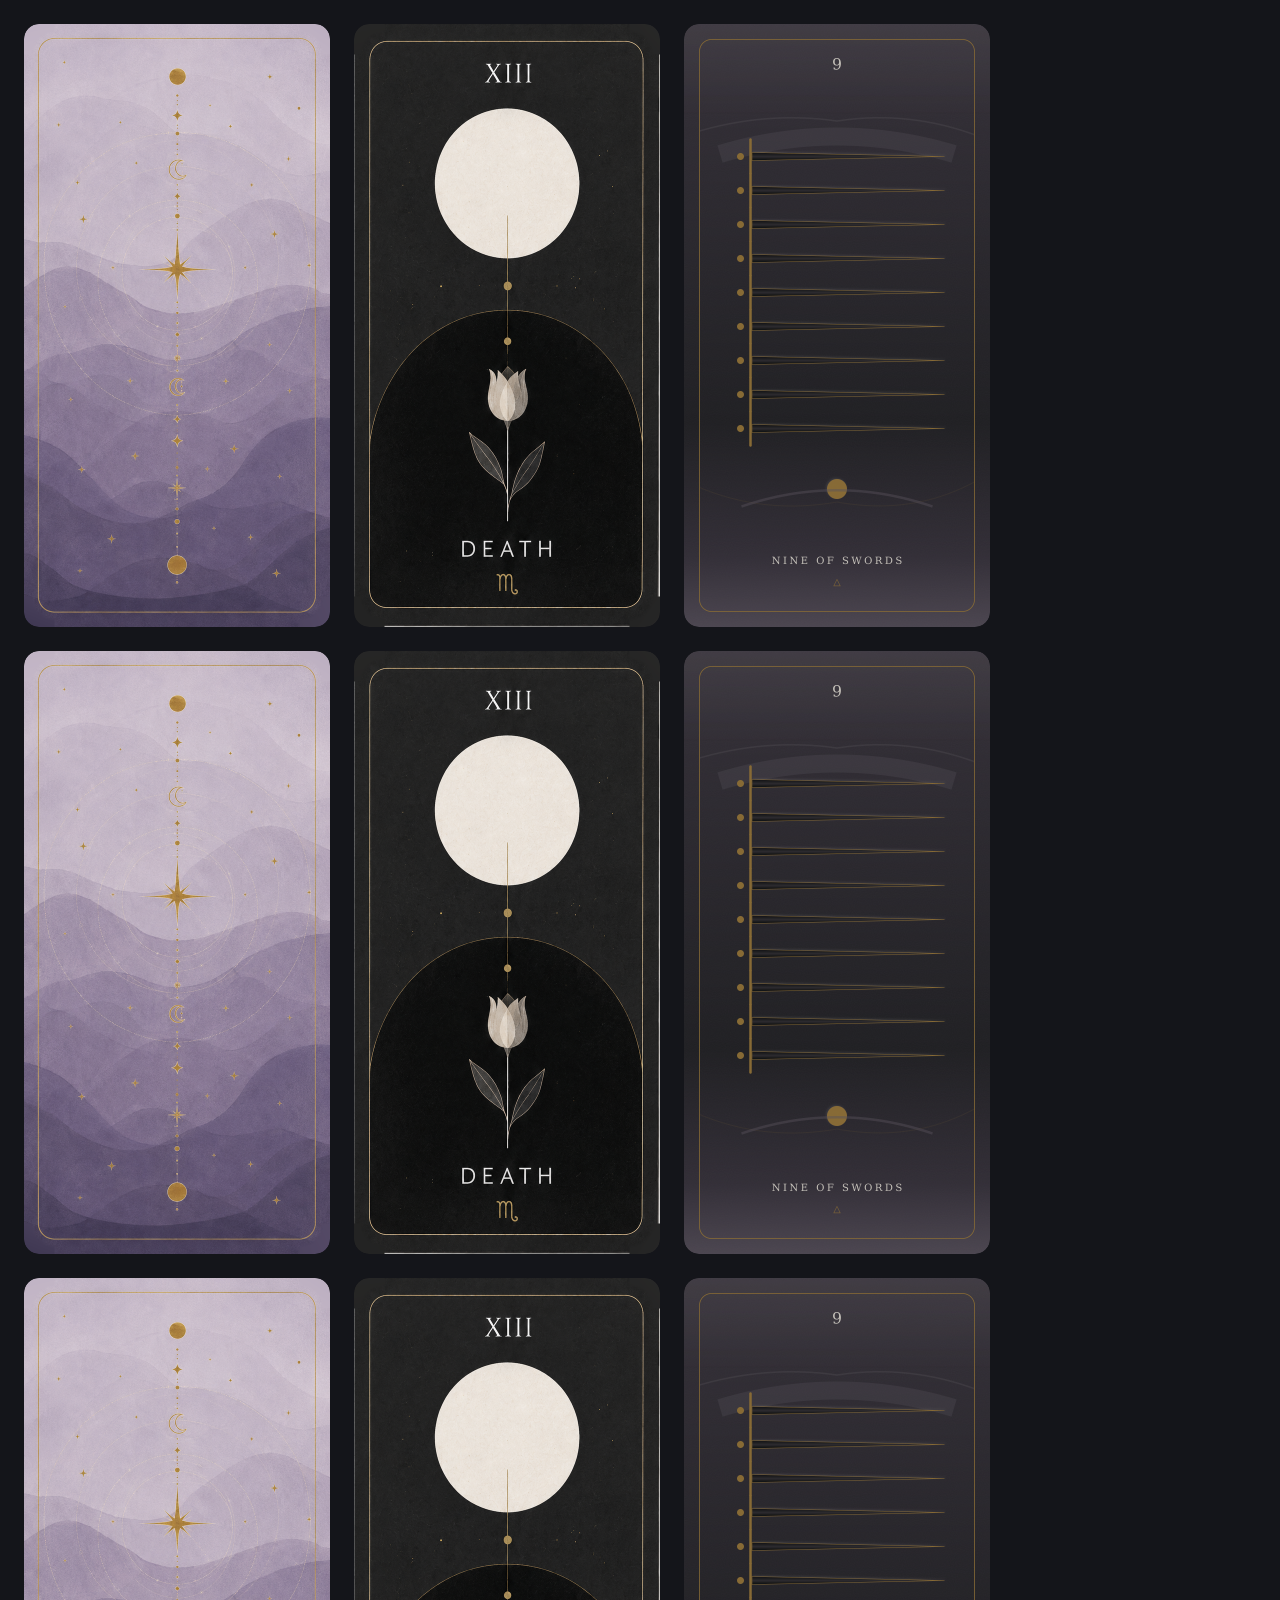
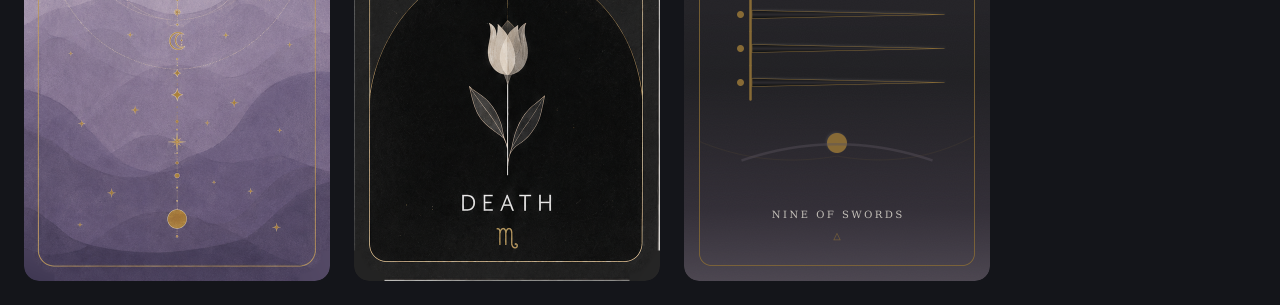
<file: tests/card-corner-minimal.html>
<!doctype html>
<html lang="en">
<head>
  <meta charset="utf-8">
  <meta name="viewport" content="width=device-width, initial-scale=1">
  <title>Card corner minimal reproduction</title>
  <style>
    :root {
      color-scheme: dark;
      background: #14151a;
    }

    * {
      box-sizing: border-box;
    }

    body {
      margin: 24px;
      background: #14151a;
    }

    .grid {
      display: grid;
      grid-template-columns: repeat(3, 306px);
      gap: 24px;
    }

    .card,
    .flip-face {
      width: 306px;
      height: 603px;
      overflow: hidden;
      border-radius: 4.902% / 2.488%;
      background: #14151a;
      background-position: center;
      background-repeat: no-repeat;
      background-size: cover;
    }

    .card img,
    .flip-face img {
      display: block;
      width: 100%;
      height: 100%;
      object-fit: cover;
    }

    .flip-scene {
      width: 306px;
      height: 603px;
      perspective: 1200px;
    }

    .flip-card {
      position: relative;
      width: 100%;
      height: 100%;
      transform-style: preserve-3d;
    }

    .flip-card.is-flipped {
      transform: rotateY(180deg);
    }

    .flip-face {
      position: absolute;
      inset: 0;
      backface-visibility: hidden;
    }

    .flip-face.front {
      transform: rotateY(180deg);
    }
  </style>
</head>
<body>
  <main class="grid">
    <div class="card sample" data-sample="background-back"
      style="background-image:url('../decks/deck-01/back.png')"></div>
    <div class="card sample" data-sample="background-major"
      style="background-image:url('../decks/deck-01/cards/major-13.png')"></div>
    <div class="card sample" data-sample="background-minor"
      style="background-image:url('../decks/deck-01/cards/swords-09.png')"></div>

    <div class="card sample" data-sample="img-back">
      <img src="../decks/deck-01/back.png" alt="">
    </div>
    <div class="card sample" data-sample="img-major">
      <img src="../decks/deck-01/cards/major-13.png" alt="">
    </div>
    <div class="card sample" data-sample="img-minor">
      <img src="../decks/deck-01/cards/swords-09.png" alt="">
    </div>

    <div class="flip-scene">
      <div class="flip-card">
        <div class="flip-face sample" data-sample="flip-back"
          style="background-image:url('../decks/deck-01/back.png')"></div>
        <div class="flip-face front">
          <img src="../decks/deck-01/cards/major-13.png" alt="">
        </div>
      </div>
    </div>
    <div class="flip-scene">
      <div class="flip-card is-flipped">
        <div class="flip-face"
          style="background-image:url('../decks/deck-01/back.png')"></div>
        <div class="flip-face front sample" data-sample="flip-major">
          <img src="../decks/deck-01/cards/major-13.png" alt="">
        </div>
      </div>
    </div>
    <div class="flip-scene">
      <div class="flip-card is-flipped">
        <div class="flip-face"
          style="background-image:url('../decks/deck-01/back.png')"></div>
        <div class="flip-face front sample" data-sample="flip-minor">
          <img src="../decks/deck-01/cards/swords-09.png" alt="">
        </div>
      </div>
    </div>
  </main>
</body>
</html>
</file>
